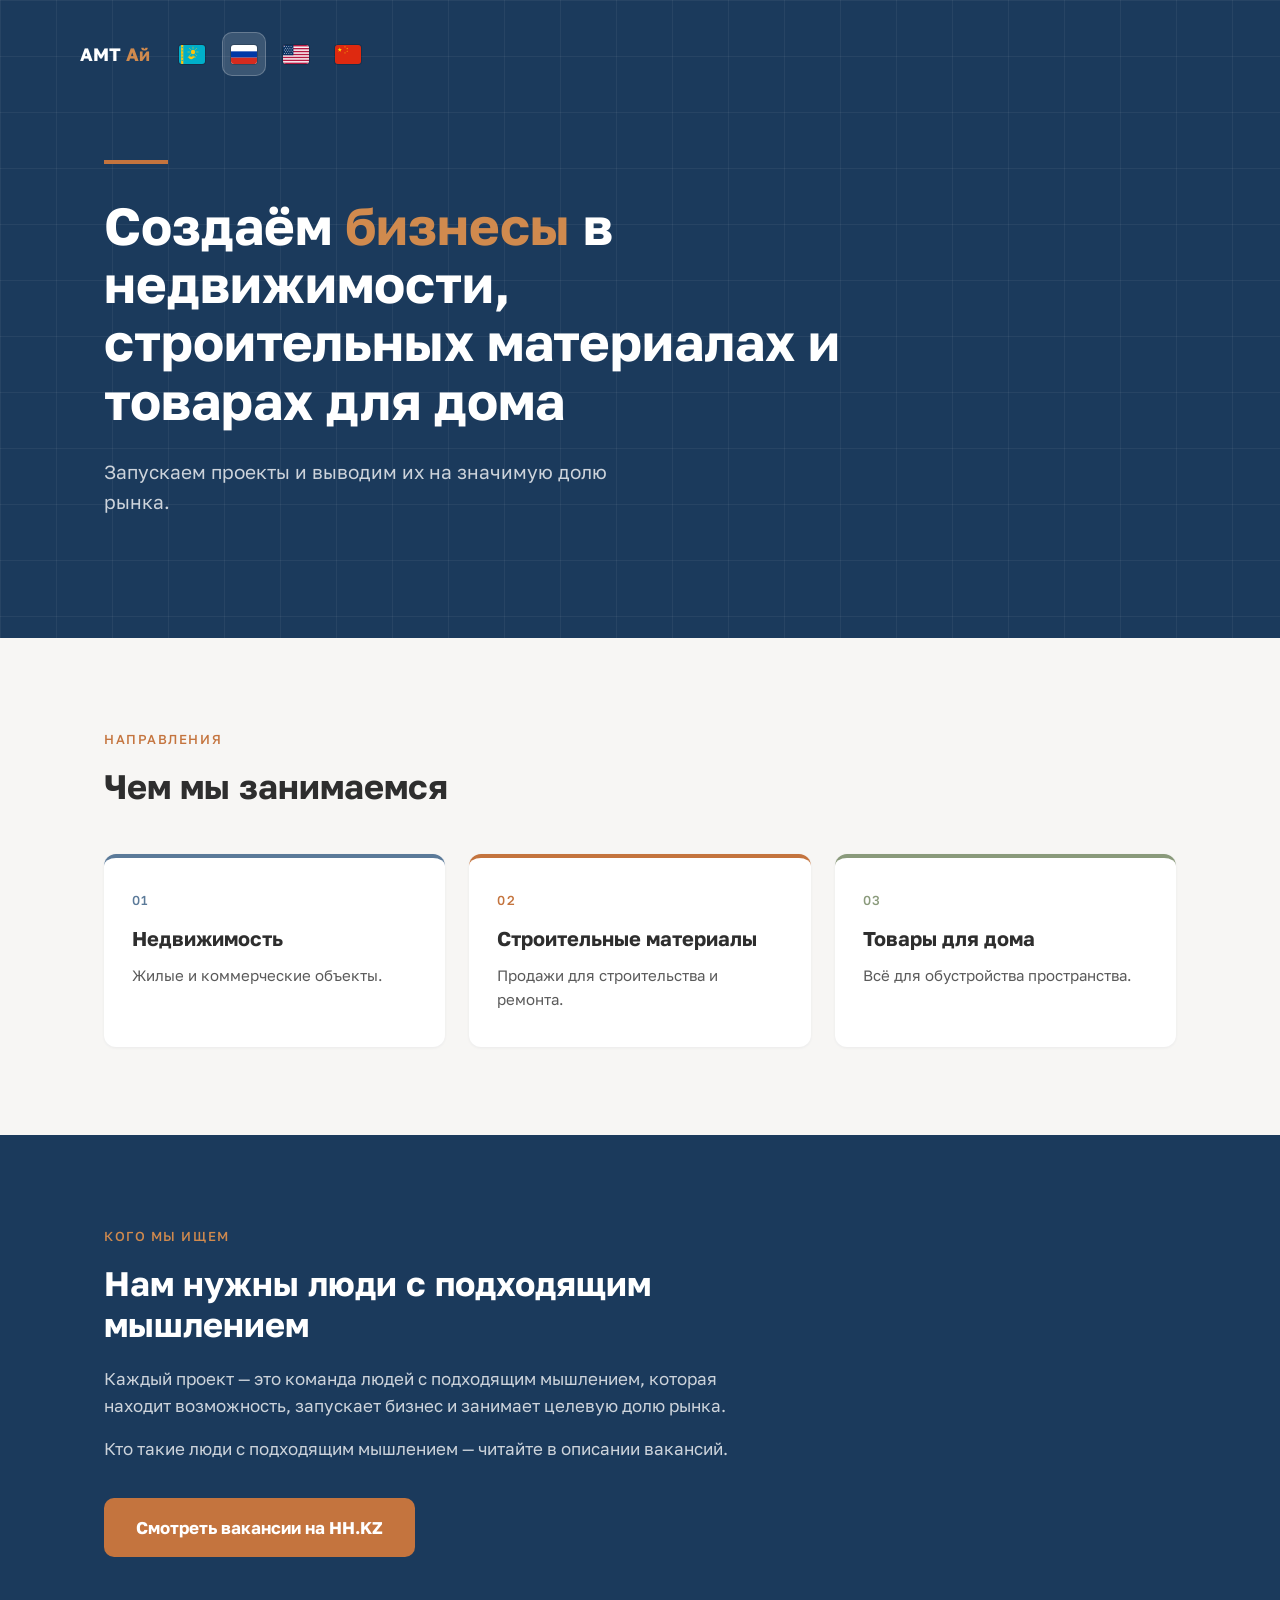
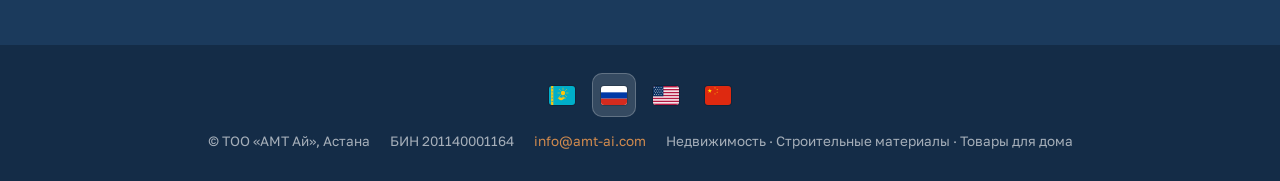
<file: index.html>
<!DOCTYPE html>
<html lang="ru">
<head>
<meta charset="UTF-8">
<meta name="viewport" content="width=device-width, initial-scale=1.0">
<title>АМТ Ай — создаём бизнесы</title>
<link rel="icon" type="image/svg+xml" href="./favicon.svg">
<meta name="description" content="АМТ Ай создаёт бизнесы в недвижимости, строительных материалах и товарах для дома. Запускаем проекты и выводим их на значимую долю рынка. Нам нужны люди с подходящим мышлением.">
<link rel="alternate" hreflang="kk" href="./kk/">
<link rel="alternate" hreflang="ru" href="./">
<link rel="alternate" hreflang="en" href="./en/">
<link rel="alternate" hreflang="zh" href="./ch/">
<link rel="alternate" hreflang="x-default" href="./">
<link rel="preconnect" href="https://fonts.googleapis.com">
<link rel="preconnect" href="https://fonts.gstatic.com" crossorigin>
<link href="https://fonts.googleapis.com/css2?family=Golos+Text:wght@400;500;700&display=swap" rel="stylesheet">
<link rel="stylesheet" href="./styles.css">
<script src="./settings.js" defer></script>
</head>
<body>

<svg width="0" height="0" style="position:absolute" aria-hidden="true" focusable="false">
  <defs>
    <symbol id="flag-kk" viewBox="0 0 26 19">
      <rect width="26" height="19" fill="#00AFCA"></rect>
      <rect x="2.1" width="2.2" height="19" fill="#FEC50C"></rect>
      <g fill="#00AFCA">
        <circle cx="3.2" cy="2.6" r="0.62"></circle>
        <circle cx="3.2" cy="5.8" r="0.62"></circle>
        <circle cx="3.2" cy="9" r="0.62"></circle>
        <circle cx="3.2" cy="12.2" r="0.62"></circle>
        <circle cx="3.2" cy="15.4" r="0.62"></circle>
      </g>
      <g stroke="#FEC50C" stroke-width="0.55" stroke-linecap="round">
        <line x1="14" y1="3.6" x2="14" y2="2"></line>
        <line x1="14" y1="10.4" x2="14" y2="12"></line>
        <line x1="10.5" y1="7" x2="8.9" y2="7"></line>
        <line x1="17.5" y1="7" x2="19.1" y2="7"></line>
        <line x1="11.5" y1="4.5" x2="10.4" y2="3.4"></line>
        <line x1="16.5" y1="4.5" x2="17.6" y2="3.4"></line>
        <line x1="11.5" y1="9.5" x2="10.4" y2="10.6"></line>
        <line x1="16.5" y1="9.5" x2="17.6" y2="10.6"></line>
      </g>
      <circle cx="14" cy="7" r="2.2" fill="#FEC50C"></circle>
      <path d="M8.3 12.2c1.5-1.2 3-1.4 4.4-.4 1.3-1 2.9-.9 4.5.4-1.3-.1-2.3.2-2.9 1-1.2 1.5-3.1 1.5-4.3 0-.5-.8-.7-1-1.7-1Z" fill="#FEC50C"></path>
    </symbol>
    <symbol id="flag-ru" viewBox="0 0 26 19">
      <rect width="26" height="19" fill="#FFFFFF"></rect>
      <rect y="6.34" width="26" height="6.33" fill="#0039A6"></rect>
      <rect y="12.67" width="26" height="6.33" fill="#D52B1E"></rect>
    </symbol>
    <symbol id="flag-us" viewBox="0 0 26 19">
      <rect width="26" height="19" fill="#FFFFFF"></rect>
      <g fill="#B31942">
        <rect width="26" height="1.47"></rect>
        <rect y="2.93" width="26" height="1.47"></rect>
        <rect y="5.86" width="26" height="1.47"></rect>
        <rect y="8.79" width="26" height="1.47"></rect>
        <rect y="11.72" width="26" height="1.47"></rect>
        <rect y="14.65" width="26" height="1.47"></rect>
        <rect y="17.58" width="26" height="1.42"></rect>
      </g>
      <rect width="10.4" height="10.27" fill="#0A3161"></rect>
      <g fill="#FFFFFF">
        <circle cx="1.45" cy="1.45" r="0.48"></circle><circle cx="3.65" cy="1.45" r="0.48"></circle><circle cx="5.85" cy="1.45" r="0.48"></circle><circle cx="8.05" cy="1.45" r="0.48"></circle>
        <circle cx="2.55" cy="3.2" r="0.48"></circle><circle cx="4.75" cy="3.2" r="0.48"></circle><circle cx="6.95" cy="3.2" r="0.48"></circle><circle cx="9.15" cy="3.2" r="0.48"></circle>
        <circle cx="1.45" cy="4.95" r="0.48"></circle><circle cx="3.65" cy="4.95" r="0.48"></circle><circle cx="5.85" cy="4.95" r="0.48"></circle><circle cx="8.05" cy="4.95" r="0.48"></circle>
        <circle cx="2.55" cy="6.7" r="0.48"></circle><circle cx="4.75" cy="6.7" r="0.48"></circle><circle cx="6.95" cy="6.7" r="0.48"></circle><circle cx="9.15" cy="6.7" r="0.48"></circle>
        <circle cx="1.45" cy="8.45" r="0.48"></circle><circle cx="3.65" cy="8.45" r="0.48"></circle><circle cx="5.85" cy="8.45" r="0.48"></circle><circle cx="8.05" cy="8.45" r="0.48"></circle>
      </g>
    </symbol>
    <symbol id="flag-cn" viewBox="0 0 26 19">
      <rect width="26" height="19" fill="#DE2910"></rect>
      <g fill="#FFDE00">
        <polygon points="4.80,2.50 5.32,4.09 6.99,4.09 5.64,5.07 6.15,6.66 4.80,5.68 3.45,6.66 3.96,5.07 2.61,4.09 4.28,4.09"></polygon>
        <polygon points="10.00,1.10 10.18,1.65 10.76,1.65 10.29,1.99 10.47,2.55 10.00,2.21 9.53,2.55 9.71,1.99 9.24,1.65 9.82,1.65"></polygon>
        <polygon points="12.20,2.80 12.38,3.35 12.96,3.35 12.49,3.69 12.67,4.25 12.20,3.91 11.73,4.25 11.91,3.69 11.44,3.35 12.02,3.35"></polygon>
        <polygon points="12.20,5.40 12.38,5.95 12.96,5.95 12.49,6.29 12.67,6.85 12.20,6.51 11.73,6.85 11.91,6.29 11.44,5.95 12.02,5.95"></polygon>
        <polygon points="10.00,7.10 10.18,7.65 10.76,7.65 10.29,7.99 10.47,8.55 10.00,8.21 9.53,8.55 9.71,7.99 9.24,7.65 9.82,7.65"></polygon>
      </g>
    </symbol>
  </defs>
</svg>

<header class="site-topline">
  <div class="topline-inner">
    <div class="brand">АМТ <span>Ай</span></div>
    <nav class="language-switcher" aria-label="Выбор языка">
      <a class="language-link" href="./kk/" hreflang="kk" aria-label="Казахская версия">
        <svg class="flag-icon" aria-hidden="true" focusable="false"><use href="#flag-kk"></use></svg>
      </a>
      <a class="language-link is-active" href="./index.html" hreflang="ru" aria-current="page" aria-label="Русская версия">
        <svg class="flag-icon" aria-hidden="true" focusable="false"><use href="#flag-ru"></use></svg>
      </a>
      <a class="language-link" href="./en/" hreflang="en" aria-label="Английская версия (США)">
        <svg class="flag-icon" aria-hidden="true" focusable="false"><use href="#flag-us"></use></svg>
      </a>
      <a class="language-link" href="./ch/" hreflang="zh" aria-label="Китайская версия">
        <svg class="flag-icon" aria-hidden="true" focusable="false"><use href="#flag-cn"></use></svg>
      </a>
    </nav>
  </div>
</header>

<!-- Раздел 1 -->
<section class="hero">
  <div class="hero-inner">
    <div class="hero-rule"></div>
    <h1>Создаём <em>бизнесы</em> в недвижимости, строительных материалах и товарах для дома</h1>
    <p>Запускаем проекты и выводим их на значимую долю рынка.</p>
  </div>
</section>

<!-- Раздел 2 -->
<section class="directions">
  <div class="container">
    <span class="section-label">Направления</span>
    <h2>Чем мы занимаемся</h2>
    <div class="cards">
      <div class="card c1">
        <div class="card-mark">01</div>
        <h3>Недвижимость</h3>
        <p>Жилые и коммерческие объекты.</p>
      </div>
      <div class="card c2">
        <div class="card-mark">02</div>
        <h3>Строительные материалы</h3>
        <p>Продажи для строительства и ремонта.</p>
      </div>
      <div class="card c3">
        <div class="card-mark">03</div>
        <h3>Товары для дома</h3>
        <p>Всё для обустройства пространства.</p>
      </div>
    </div>
  </div>
</section>

<!-- Раздел 3 -->
<section class="hiring">
  <div class="container">
    <span class="section-label">Кого мы ищем</span>
    <h2>Нам нужны люди с подходящим мышлением</h2>
    <p>Каждый проект — это команда людей с подходящим мышлением, которая находит возможность, запускает бизнес и занимает целевую долю рынка.</p>
    <p>Кто такие люди с подходящим мышлением — читайте в описании вакансий.</p>
    <a class="cta-button" href="https://hh.kz/employer/12506091?hhtmFrom=vacancy_search_list&amp;tab=VACANCIES" target="_blank" rel="noopener">Смотреть вакансии на HH.KZ</a>
  </div>
</section>

<footer>
  <div class="container">
    <nav class="language-switcher" aria-label="Выбор языка">
      <a class="language-link" href="./kk/" hreflang="kk" aria-label="Казахская версия">
        <svg class="flag-icon" aria-hidden="true" focusable="false"><use href="#flag-kk"></use></svg>
      </a>
      <a class="language-link is-active" href="./index.html" hreflang="ru" aria-current="page" aria-label="Русская версия">
        <svg class="flag-icon" aria-hidden="true" focusable="false"><use href="#flag-ru"></use></svg>
      </a>
      <a class="language-link" href="./en/" hreflang="en" aria-label="Английская версия (США)">
        <svg class="flag-icon" aria-hidden="true" focusable="false"><use href="#flag-us"></use></svg>
      </a>
      <a class="language-link" href="./ch/" hreflang="zh" aria-label="Китайская версия">
        <svg class="flag-icon" aria-hidden="true" focusable="false"><use href="#flag-cn"></use></svg>
      </a>
    </nav>
    <div class="footer-meta">
      <span>© ТОО «АМТ Ай», Астана</span>
      <span>БИН 201140001164</span>
      <a href="mailto:info@amt-ai.com">info@amt-ai.com</a>
      <span>Недвижимость · Строительные материалы · Товары для дома</span>
    </div>
  </div>
</footer>

</body>
</html>
</file>
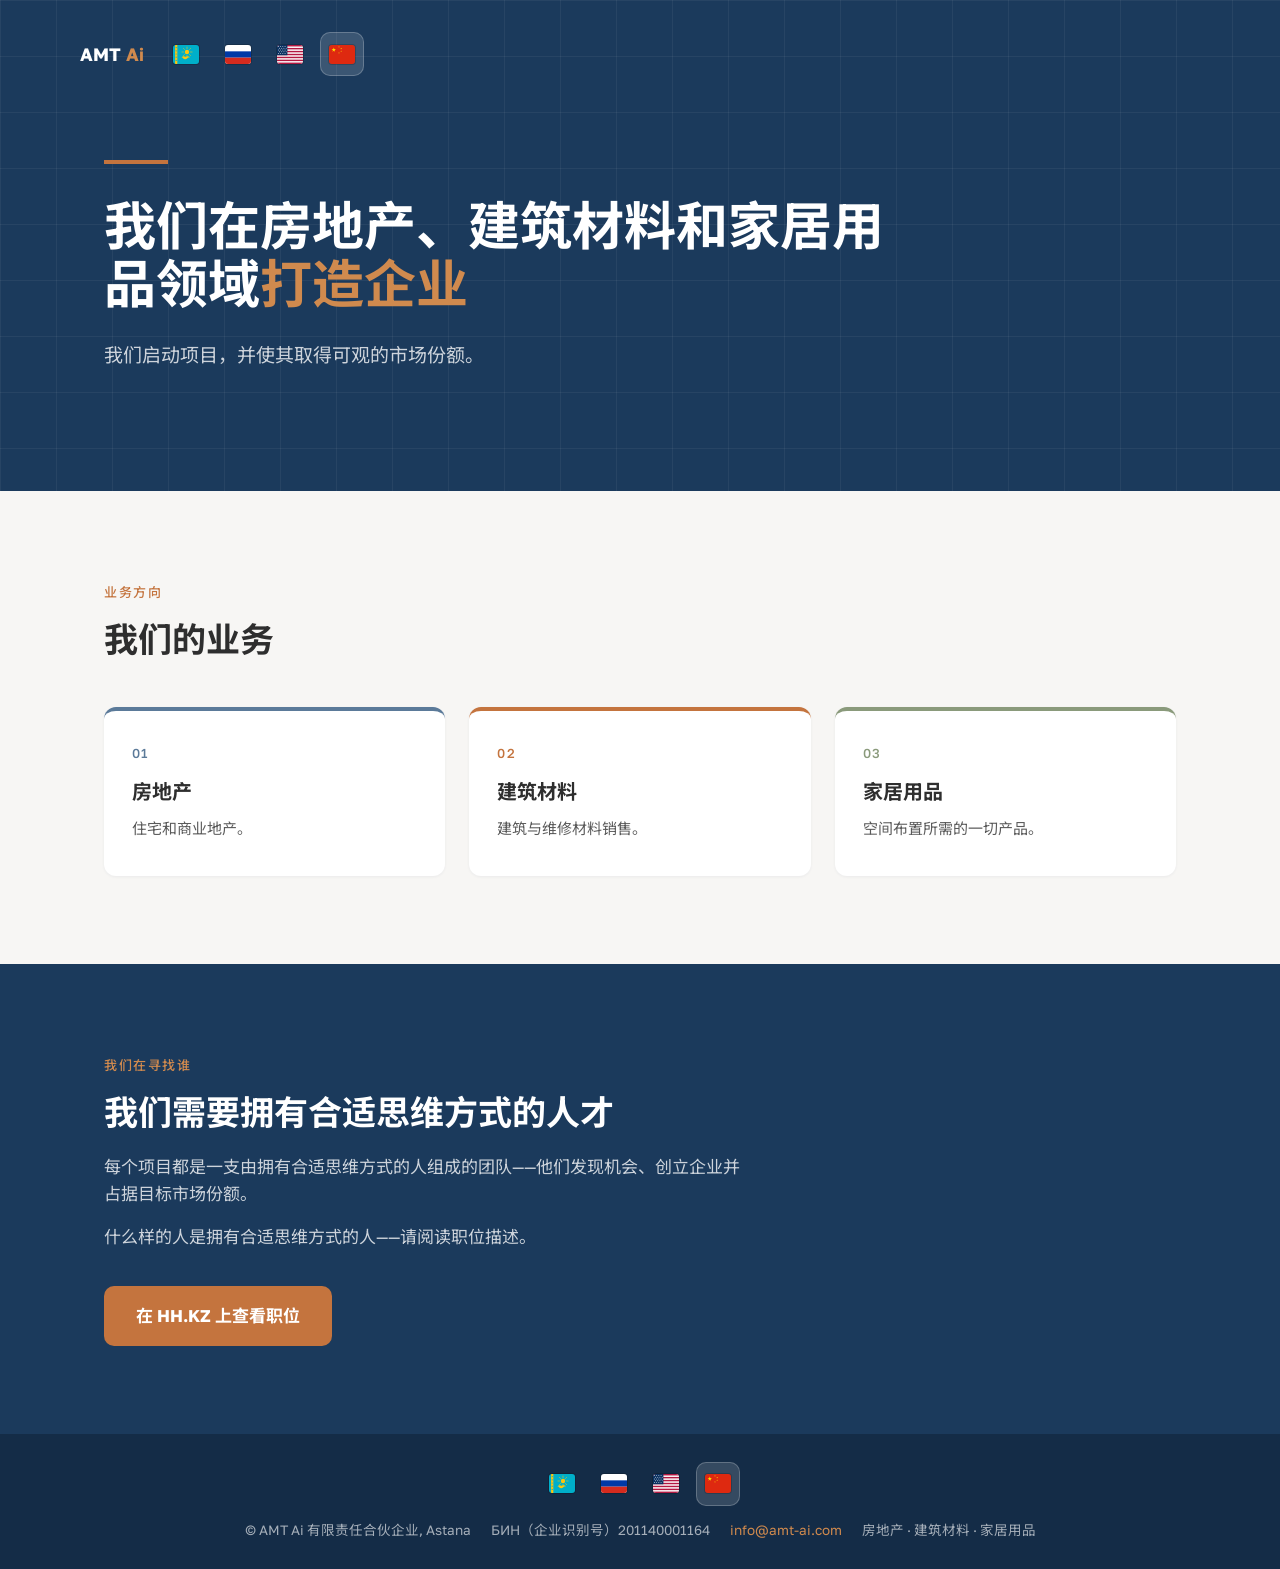
<file: ch/index.html>
<!DOCTYPE html>
<html lang="zh-CN">
<head>
<meta charset="UTF-8">
<meta name="viewport" content="width=device-width, initial-scale=1.0">
<title>AMT Ai — 打造企业</title>
<link rel="icon" type="image/svg+xml" href="../favicon.svg">
<meta name="description" content="AMT Ai 在房地产、建筑材料和家居用品领域打造企业。我们启动项目，并使其取得可观的市场份额。我们需要拥有合适思维方式的人才。">
<link rel="alternate" hreflang="kk" href="../kk/">
<link rel="alternate" hreflang="ru" href="../">
<link rel="alternate" hreflang="en" href="../en/">
<link rel="alternate" hreflang="zh" href="./">
<link rel="alternate" hreflang="x-default" href="../">
<link rel="preconnect" href="https://fonts.googleapis.com">
<link rel="preconnect" href="https://fonts.gstatic.com" crossorigin>
<link href="https://fonts.googleapis.com/css2?family=Golos+Text:wght@400;500;700&family=Noto+Sans+SC:wght@400;500;700&display=swap" rel="stylesheet">
<link rel="stylesheet" href="../styles.css">
<script src="../settings.js" defer></script>
</head>
<body>

<svg width="0" height="0" style="position:absolute" aria-hidden="true" focusable="false">
  <defs>
    <symbol id="flag-kk" viewBox="0 0 26 19">
      <rect width="26" height="19" fill="#00AFCA"></rect>
      <rect x="2.1" width="2.2" height="19" fill="#FEC50C"></rect>
      <g fill="#00AFCA">
        <circle cx="3.2" cy="2.6" r="0.62"></circle>
        <circle cx="3.2" cy="5.8" r="0.62"></circle>
        <circle cx="3.2" cy="9" r="0.62"></circle>
        <circle cx="3.2" cy="12.2" r="0.62"></circle>
        <circle cx="3.2" cy="15.4" r="0.62"></circle>
      </g>
      <g stroke="#FEC50C" stroke-width="0.55" stroke-linecap="round">
        <line x1="14" y1="3.6" x2="14" y2="2"></line>
        <line x1="14" y1="10.4" x2="14" y2="12"></line>
        <line x1="10.5" y1="7" x2="8.9" y2="7"></line>
        <line x1="17.5" y1="7" x2="19.1" y2="7"></line>
        <line x1="11.5" y1="4.5" x2="10.4" y2="3.4"></line>
        <line x1="16.5" y1="4.5" x2="17.6" y2="3.4"></line>
        <line x1="11.5" y1="9.5" x2="10.4" y2="10.6"></line>
        <line x1="16.5" y1="9.5" x2="17.6" y2="10.6"></line>
      </g>
      <circle cx="14" cy="7" r="2.2" fill="#FEC50C"></circle>
      <path d="M8.3 12.2c1.5-1.2 3-1.4 4.4-.4 1.3-1 2.9-.9 4.5.4-1.3-.1-2.3.2-2.9 1-1.2 1.5-3.1 1.5-4.3 0-.5-.8-.7-1-1.7-1Z" fill="#FEC50C"></path>
    </symbol>
    <symbol id="flag-ru" viewBox="0 0 26 19">
      <rect width="26" height="19" fill="#FFFFFF"></rect>
      <rect y="6.34" width="26" height="6.33" fill="#0039A6"></rect>
      <rect y="12.67" width="26" height="6.33" fill="#D52B1E"></rect>
    </symbol>
    <symbol id="flag-us" viewBox="0 0 26 19">
      <rect width="26" height="19" fill="#FFFFFF"></rect>
      <g fill="#B31942">
        <rect width="26" height="1.47"></rect>
        <rect y="2.93" width="26" height="1.47"></rect>
        <rect y="5.86" width="26" height="1.47"></rect>
        <rect y="8.79" width="26" height="1.47"></rect>
        <rect y="11.72" width="26" height="1.47"></rect>
        <rect y="14.65" width="26" height="1.47"></rect>
        <rect y="17.58" width="26" height="1.42"></rect>
      </g>
      <rect width="10.4" height="10.27" fill="#0A3161"></rect>
      <g fill="#FFFFFF">
        <circle cx="1.45" cy="1.45" r="0.48"></circle><circle cx="3.65" cy="1.45" r="0.48"></circle><circle cx="5.85" cy="1.45" r="0.48"></circle><circle cx="8.05" cy="1.45" r="0.48"></circle>
        <circle cx="2.55" cy="3.2" r="0.48"></circle><circle cx="4.75" cy="3.2" r="0.48"></circle><circle cx="6.95" cy="3.2" r="0.48"></circle><circle cx="9.15" cy="3.2" r="0.48"></circle>
        <circle cx="1.45" cy="4.95" r="0.48"></circle><circle cx="3.65" cy="4.95" r="0.48"></circle><circle cx="5.85" cy="4.95" r="0.48"></circle><circle cx="8.05" cy="4.95" r="0.48"></circle>
        <circle cx="2.55" cy="6.7" r="0.48"></circle><circle cx="4.75" cy="6.7" r="0.48"></circle><circle cx="6.95" cy="6.7" r="0.48"></circle><circle cx="9.15" cy="6.7" r="0.48"></circle>
        <circle cx="1.45" cy="8.45" r="0.48"></circle><circle cx="3.65" cy="8.45" r="0.48"></circle><circle cx="5.85" cy="8.45" r="0.48"></circle><circle cx="8.05" cy="8.45" r="0.48"></circle>
      </g>
    </symbol>
    <symbol id="flag-cn" viewBox="0 0 26 19">
      <rect width="26" height="19" fill="#DE2910"></rect>
      <g fill="#FFDE00">
        <polygon points="4.80,2.50 5.32,4.09 6.99,4.09 5.64,5.07 6.15,6.66 4.80,5.68 3.45,6.66 3.96,5.07 2.61,4.09 4.28,4.09"></polygon>
        <polygon points="10.00,1.10 10.18,1.65 10.76,1.65 10.29,1.99 10.47,2.55 10.00,2.21 9.53,2.55 9.71,1.99 9.24,1.65 9.82,1.65"></polygon>
        <polygon points="12.20,2.80 12.38,3.35 12.96,3.35 12.49,3.69 12.67,4.25 12.20,3.91 11.73,4.25 11.91,3.69 11.44,3.35 12.02,3.35"></polygon>
        <polygon points="12.20,5.40 12.38,5.95 12.96,5.95 12.49,6.29 12.67,6.85 12.20,6.51 11.73,6.85 11.91,6.29 11.44,5.95 12.02,5.95"></polygon>
        <polygon points="10.00,7.10 10.18,7.65 10.76,7.65 10.29,7.99 10.47,8.55 10.00,8.21 9.53,8.55 9.71,7.99 9.24,7.65 9.82,7.65"></polygon>
      </g>
    </symbol>
  </defs>
</svg>

<header class="site-topline">
  <div class="topline-inner">
    <div class="brand">AMT <span>Ai</span></div>
    <nav class="language-switcher" aria-label="语言选择">
      <a class="language-link" href="../kk/" hreflang="kk" aria-label="哈萨克语版本">
        <svg class="flag-icon" aria-hidden="true" focusable="false"><use href="#flag-kk"></use></svg>
      </a>
      <a class="language-link" href="../index.html" hreflang="ru" aria-label="俄语版本">
        <svg class="flag-icon" aria-hidden="true" focusable="false"><use href="#flag-ru"></use></svg>
      </a>
      <a class="language-link" href="../en/" hreflang="en" aria-label="英语版本（美国）">
        <svg class="flag-icon" aria-hidden="true" focusable="false"><use href="#flag-us"></use></svg>
      </a>
      <a class="language-link is-active" href="./index.html" hreflang="zh" aria-current="page" aria-label="中文版本">
        <svg class="flag-icon" aria-hidden="true" focusable="false"><use href="#flag-cn"></use></svg>
      </a>
    </nav>
  </div>
</header>

<!-- 第一部分 -->
<section class="hero">
  <div class="hero-inner">
    <div class="hero-rule"></div>
    <h1>我们在房地产、建筑材料和家居用品领域<em>打造企业</em></h1>
    <p>我们启动项目，并使其取得可观的市场份额。</p>
  </div>
</section>

<!-- 第二部分 -->
<section class="directions">
  <div class="container">
    <span class="section-label">业务方向</span>
    <h2>我们的业务</h2>
    <div class="cards">
      <div class="card c1">
        <div class="card-mark">01</div>
        <h3>房地产</h3>
        <p>住宅和商业地产。</p>
      </div>
      <div class="card c2">
        <div class="card-mark">02</div>
        <h3>建筑材料</h3>
        <p>建筑与维修材料销售。</p>
      </div>
      <div class="card c3">
        <div class="card-mark">03</div>
        <h3>家居用品</h3>
        <p>空间布置所需的一切产品。</p>
      </div>
    </div>
  </div>
</section>

<!-- 第三部分 -->
<section class="hiring">
  <div class="container">
    <span class="section-label">我们在寻找谁</span>
    <h2>我们需要拥有合适思维方式的人才</h2>
    <p>每个项目都是一支由拥有合适思维方式的人组成的团队——他们发现机会、创立企业并占据目标市场份额。</p>
    <p>什么样的人是拥有合适思维方式的人——请阅读职位描述。</p>
    <a class="cta-button" href="https://hh.kz/employer/12506091?hhtmFrom=vacancy_search_list&amp;tab=VACANCIES" target="_blank" rel="noopener">在 HH.KZ 上查看职位</a>
  </div>
</section>

<footer>
  <div class="container">
    <nav class="language-switcher" aria-label="语言选择">
      <a class="language-link" href="../kk/" hreflang="kk" aria-label="哈萨克语版本">
        <svg class="flag-icon" aria-hidden="true" focusable="false"><use href="#flag-kk"></use></svg>
      </a>
      <a class="language-link" href="../index.html" hreflang="ru" aria-label="俄语版本">
        <svg class="flag-icon" aria-hidden="true" focusable="false"><use href="#flag-ru"></use></svg>
      </a>
      <a class="language-link" href="../en/" hreflang="en" aria-label="英语版本（美国）">
        <svg class="flag-icon" aria-hidden="true" focusable="false"><use href="#flag-us"></use></svg>
      </a>
      <a class="language-link is-active" href="./index.html" hreflang="zh" aria-current="page" aria-label="中文版本">
        <svg class="flag-icon" aria-hidden="true" focusable="false"><use href="#flag-cn"></use></svg>
      </a>
    </nav>
    <div class="footer-meta">
      <span>© AMT Ai 有限责任合伙企业, Astana</span>
      <span>БИН（企业识别号）201140001164</span>
      <a href="mailto:info@amt-ai.com">info@amt-ai.com</a>
      <span>房地产 · 建筑材料 · 家居用品</span>
    </div>
  </div>
</footer>

</body>
</html>
</file>
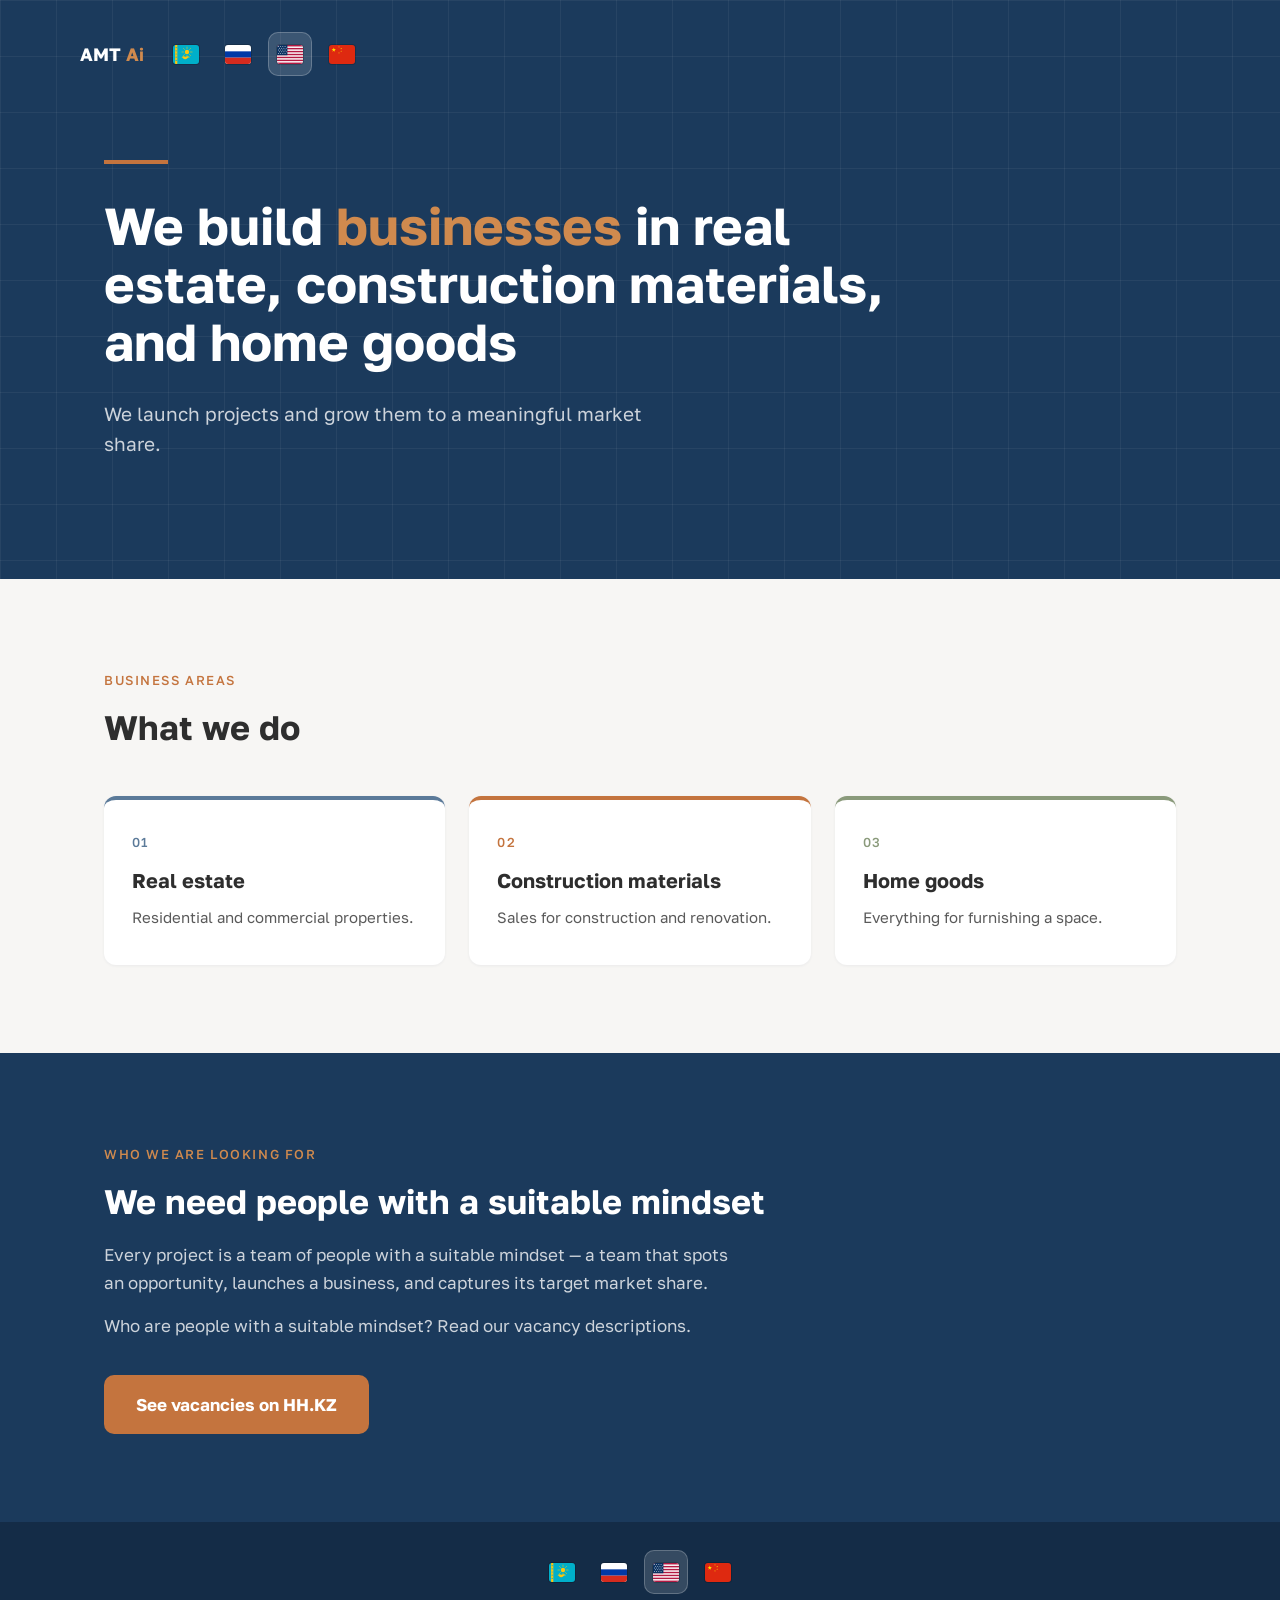
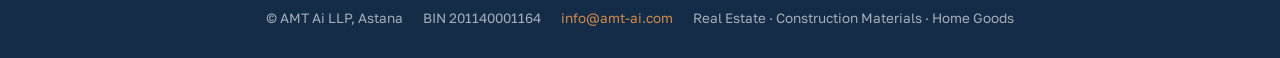
<file: en/index.html>
<!DOCTYPE html>
<html lang="en">
<head>
<meta charset="UTF-8">
<meta name="viewport" content="width=device-width, initial-scale=1.0">
<title>AMT Ai — building businesses</title>
<link rel="icon" type="image/svg+xml" href="../favicon.svg">
<meta name="description" content="AMT Ai builds businesses in real estate, construction materials, and home goods. We launch projects and grow them to a meaningful market share. We are looking for people with a suitable mindset.">
<link rel="alternate" hreflang="kk" href="../kk/">
<link rel="alternate" hreflang="ru" href="../">
<link rel="alternate" hreflang="en" href="./">
<link rel="alternate" hreflang="zh" href="../ch/">
<link rel="alternate" hreflang="x-default" href="../">
<link rel="preconnect" href="https://fonts.googleapis.com">
<link rel="preconnect" href="https://fonts.gstatic.com" crossorigin>
<link href="https://fonts.googleapis.com/css2?family=Golos+Text:wght@400;500;700&display=swap" rel="stylesheet">
<link rel="stylesheet" href="../styles.css">
<script src="../settings.js" defer></script>
</head>
<body>

<svg width="0" height="0" style="position:absolute" aria-hidden="true" focusable="false">
  <defs>
    <symbol id="flag-kk" viewBox="0 0 26 19">
      <rect width="26" height="19" fill="#00AFCA"></rect>
      <rect x="2.1" width="2.2" height="19" fill="#FEC50C"></rect>
      <g fill="#00AFCA">
        <circle cx="3.2" cy="2.6" r="0.62"></circle>
        <circle cx="3.2" cy="5.8" r="0.62"></circle>
        <circle cx="3.2" cy="9" r="0.62"></circle>
        <circle cx="3.2" cy="12.2" r="0.62"></circle>
        <circle cx="3.2" cy="15.4" r="0.62"></circle>
      </g>
      <g stroke="#FEC50C" stroke-width="0.55" stroke-linecap="round">
        <line x1="14" y1="3.6" x2="14" y2="2"></line>
        <line x1="14" y1="10.4" x2="14" y2="12"></line>
        <line x1="10.5" y1="7" x2="8.9" y2="7"></line>
        <line x1="17.5" y1="7" x2="19.1" y2="7"></line>
        <line x1="11.5" y1="4.5" x2="10.4" y2="3.4"></line>
        <line x1="16.5" y1="4.5" x2="17.6" y2="3.4"></line>
        <line x1="11.5" y1="9.5" x2="10.4" y2="10.6"></line>
        <line x1="16.5" y1="9.5" x2="17.6" y2="10.6"></line>
      </g>
      <circle cx="14" cy="7" r="2.2" fill="#FEC50C"></circle>
      <path d="M8.3 12.2c1.5-1.2 3-1.4 4.4-.4 1.3-1 2.9-.9 4.5.4-1.3-.1-2.3.2-2.9 1-1.2 1.5-3.1 1.5-4.3 0-.5-.8-.7-1-1.7-1Z" fill="#FEC50C"></path>
    </symbol>
    <symbol id="flag-ru" viewBox="0 0 26 19">
      <rect width="26" height="19" fill="#FFFFFF"></rect>
      <rect y="6.34" width="26" height="6.33" fill="#0039A6"></rect>
      <rect y="12.67" width="26" height="6.33" fill="#D52B1E"></rect>
    </symbol>
    <symbol id="flag-us" viewBox="0 0 26 19">
      <rect width="26" height="19" fill="#FFFFFF"></rect>
      <g fill="#B31942">
        <rect width="26" height="1.47"></rect>
        <rect y="2.93" width="26" height="1.47"></rect>
        <rect y="5.86" width="26" height="1.47"></rect>
        <rect y="8.79" width="26" height="1.47"></rect>
        <rect y="11.72" width="26" height="1.47"></rect>
        <rect y="14.65" width="26" height="1.47"></rect>
        <rect y="17.58" width="26" height="1.42"></rect>
      </g>
      <rect width="10.4" height="10.27" fill="#0A3161"></rect>
      <g fill="#FFFFFF">
        <circle cx="1.45" cy="1.45" r="0.48"></circle><circle cx="3.65" cy="1.45" r="0.48"></circle><circle cx="5.85" cy="1.45" r="0.48"></circle><circle cx="8.05" cy="1.45" r="0.48"></circle>
        <circle cx="2.55" cy="3.2" r="0.48"></circle><circle cx="4.75" cy="3.2" r="0.48"></circle><circle cx="6.95" cy="3.2" r="0.48"></circle><circle cx="9.15" cy="3.2" r="0.48"></circle>
        <circle cx="1.45" cy="4.95" r="0.48"></circle><circle cx="3.65" cy="4.95" r="0.48"></circle><circle cx="5.85" cy="4.95" r="0.48"></circle><circle cx="8.05" cy="4.95" r="0.48"></circle>
        <circle cx="2.55" cy="6.7" r="0.48"></circle><circle cx="4.75" cy="6.7" r="0.48"></circle><circle cx="6.95" cy="6.7" r="0.48"></circle><circle cx="9.15" cy="6.7" r="0.48"></circle>
        <circle cx="1.45" cy="8.45" r="0.48"></circle><circle cx="3.65" cy="8.45" r="0.48"></circle><circle cx="5.85" cy="8.45" r="0.48"></circle><circle cx="8.05" cy="8.45" r="0.48"></circle>
      </g>
    </symbol>
    <symbol id="flag-cn" viewBox="0 0 26 19">
      <rect width="26" height="19" fill="#DE2910"></rect>
      <g fill="#FFDE00">
        <polygon points="4.80,2.50 5.32,4.09 6.99,4.09 5.64,5.07 6.15,6.66 4.80,5.68 3.45,6.66 3.96,5.07 2.61,4.09 4.28,4.09"></polygon>
        <polygon points="10.00,1.10 10.18,1.65 10.76,1.65 10.29,1.99 10.47,2.55 10.00,2.21 9.53,2.55 9.71,1.99 9.24,1.65 9.82,1.65"></polygon>
        <polygon points="12.20,2.80 12.38,3.35 12.96,3.35 12.49,3.69 12.67,4.25 12.20,3.91 11.73,4.25 11.91,3.69 11.44,3.35 12.02,3.35"></polygon>
        <polygon points="12.20,5.40 12.38,5.95 12.96,5.95 12.49,6.29 12.67,6.85 12.20,6.51 11.73,6.85 11.91,6.29 11.44,5.95 12.02,5.95"></polygon>
        <polygon points="10.00,7.10 10.18,7.65 10.76,7.65 10.29,7.99 10.47,8.55 10.00,8.21 9.53,8.55 9.71,7.99 9.24,7.65 9.82,7.65"></polygon>
      </g>
    </symbol>
  </defs>
</svg>

<header class="site-topline">
  <div class="topline-inner">
    <div class="brand">AMT <span>Ai</span></div>
    <nav class="language-switcher" aria-label="Language selection">
      <a class="language-link" href="../kk/" hreflang="kk" aria-label="Kazakh version">
        <svg class="flag-icon" aria-hidden="true" focusable="false"><use href="#flag-kk"></use></svg>
      </a>
      <a class="language-link" href="../index.html" hreflang="ru" aria-label="Russian version">
        <svg class="flag-icon" aria-hidden="true" focusable="false"><use href="#flag-ru"></use></svg>
      </a>
      <a class="language-link is-active" href="./index.html" hreflang="en" aria-current="page" aria-label="English (US) version">
        <svg class="flag-icon" aria-hidden="true" focusable="false"><use href="#flag-us"></use></svg>
      </a>
      <a class="language-link" href="../ch/" hreflang="zh" aria-label="Chinese version">
        <svg class="flag-icon" aria-hidden="true" focusable="false"><use href="#flag-cn"></use></svg>
      </a>
    </nav>
  </div>
</header>

<!-- Section 1 -->
<section class="hero">
  <div class="hero-inner">
    <div class="hero-rule"></div>
    <h1>We build <em>businesses</em> in real estate, construction materials, and home goods</h1>
    <p>We launch projects and grow them to a meaningful market share.</p>
  </div>
</section>

<!-- Section 2 -->
<section class="directions">
  <div class="container">
    <span class="section-label">Business areas</span>
    <h2>What we do</h2>
    <div class="cards">
      <div class="card c1">
        <div class="card-mark">01</div>
        <h3>Real estate</h3>
        <p>Residential and commercial properties.</p>
      </div>
      <div class="card c2">
        <div class="card-mark">02</div>
        <h3>Construction materials</h3>
        <p>Sales for construction and renovation.</p>
      </div>
      <div class="card c3">
        <div class="card-mark">03</div>
        <h3>Home goods</h3>
        <p>Everything for furnishing a space.</p>
      </div>
    </div>
  </div>
</section>

<!-- Section 3 -->
<section class="hiring">
  <div class="container">
    <span class="section-label">Who we are looking for</span>
    <h2>We need people with a suitable mindset</h2>
    <p>Every project is a team of people with a suitable mindset — a team that spots an opportunity, launches a business, and captures its target market share.</p>
    <p>Who are people with a suitable mindset? Read our vacancy descriptions.</p>
    <a class="cta-button" href="https://hh.kz/employer/12506091?hhtmFrom=vacancy_search_list&amp;tab=VACANCIES" target="_blank" rel="noopener">See vacancies on HH.KZ</a>
  </div>
</section>

<footer>
  <div class="container">
    <nav class="language-switcher" aria-label="Language selection">
      <a class="language-link" href="../kk/" hreflang="kk" aria-label="Kazakh version">
        <svg class="flag-icon" aria-hidden="true" focusable="false"><use href="#flag-kk"></use></svg>
      </a>
      <a class="language-link" href="../index.html" hreflang="ru" aria-label="Russian version">
        <svg class="flag-icon" aria-hidden="true" focusable="false"><use href="#flag-ru"></use></svg>
      </a>
      <a class="language-link is-active" href="./index.html" hreflang="en" aria-current="page" aria-label="English (US) version">
        <svg class="flag-icon" aria-hidden="true" focusable="false"><use href="#flag-us"></use></svg>
      </a>
      <a class="language-link" href="../ch/" hreflang="zh" aria-label="Chinese version">
        <svg class="flag-icon" aria-hidden="true" focusable="false"><use href="#flag-cn"></use></svg>
      </a>
    </nav>
    <div class="footer-meta">
      <span>© AMT Ai LLP, Astana</span>
      <span>BIN 201140001164</span>
      <a href="mailto:info@amt-ai.com">info@amt-ai.com</a>
      <span>Real Estate · Construction Materials · Home Goods</span>
    </div>
  </div>
</footer>

</body>
</html>
</file>
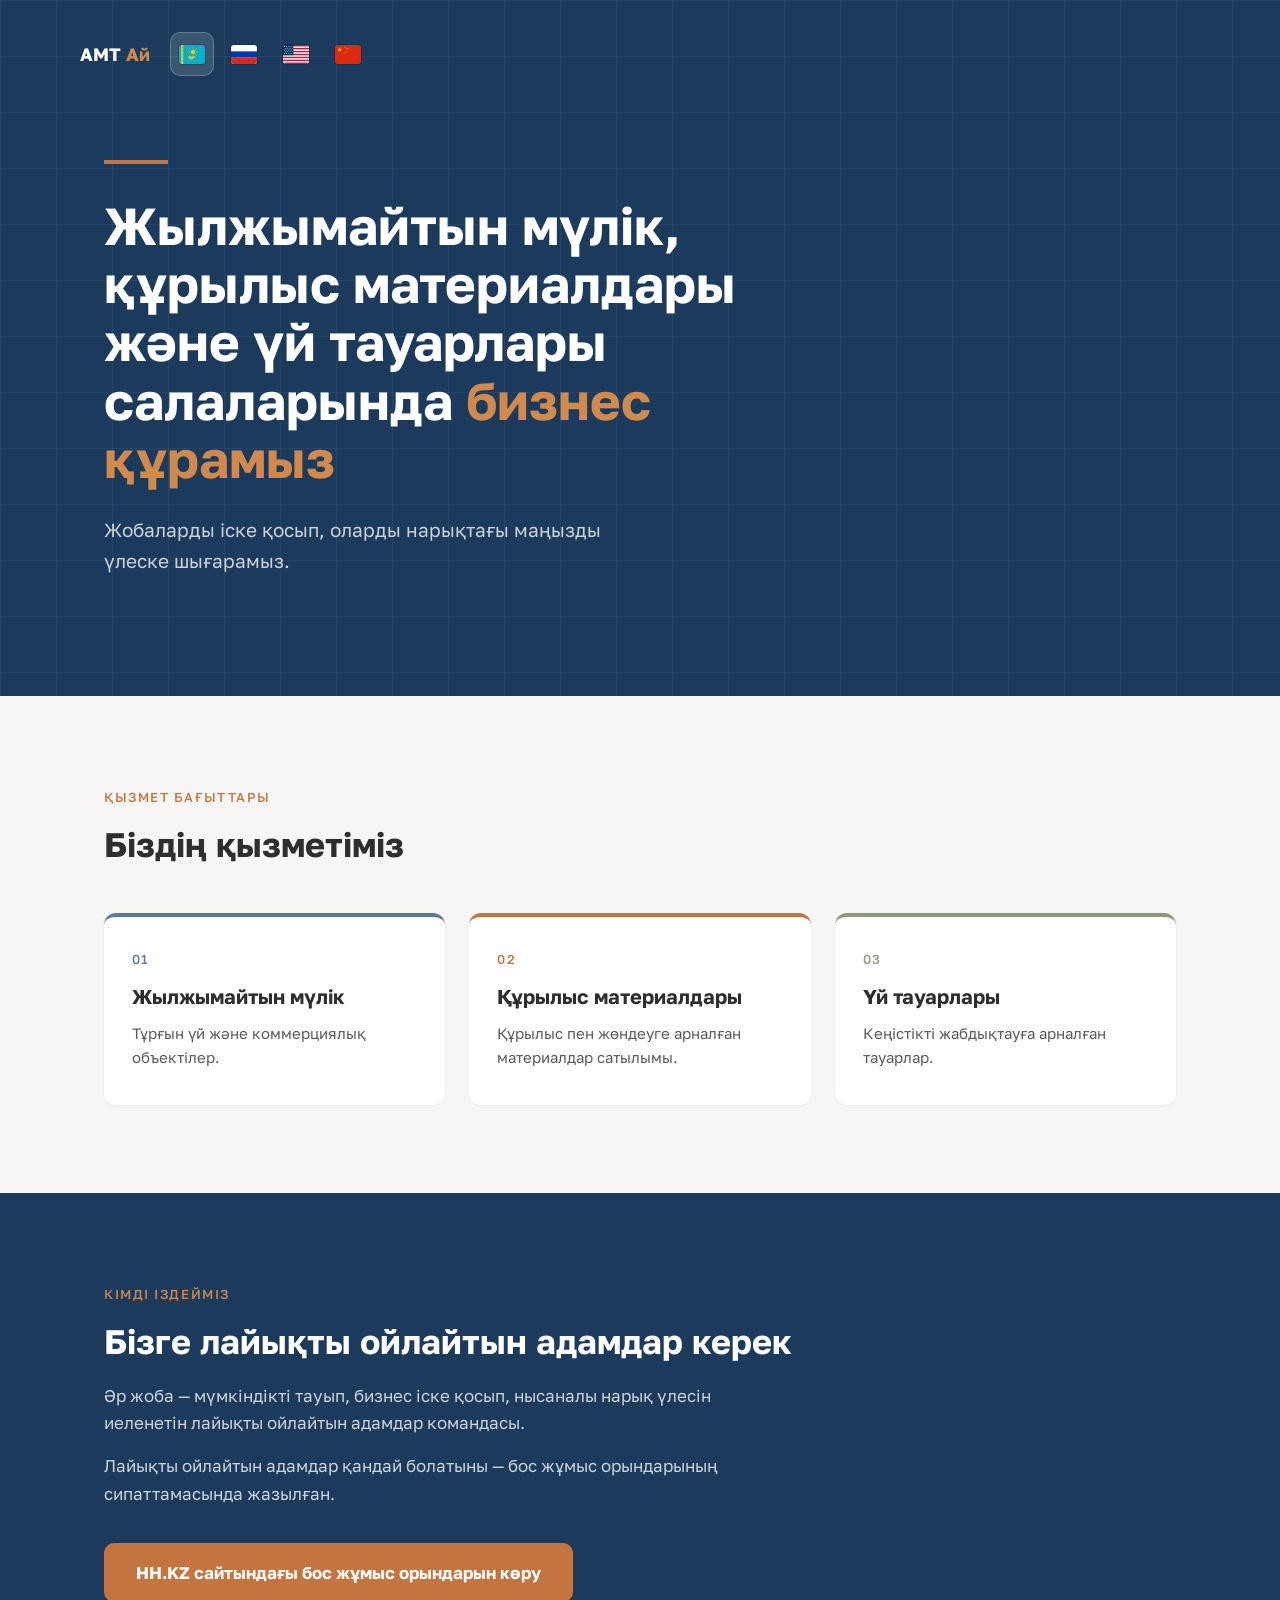
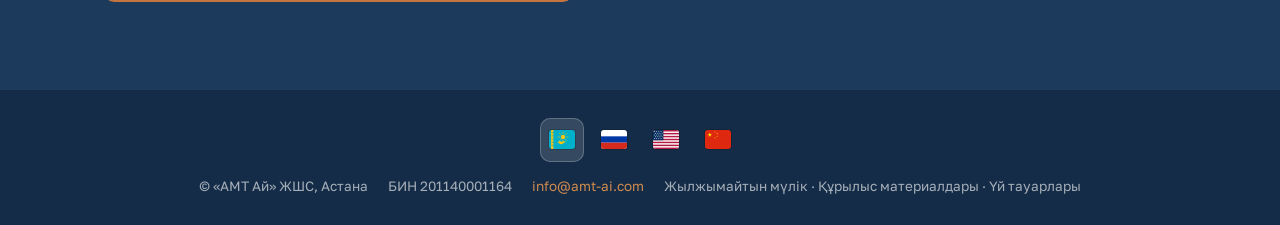
<file: kk/index.html>
<!DOCTYPE html>
<html lang="kk">
<head>
<meta charset="UTF-8">
<meta name="viewport" content="width=device-width, initial-scale=1.0">
<title>АМТ Ай — бизнес құрамыз</title>
<link rel="icon" type="image/svg+xml" href="../favicon.svg">
<meta name="description" content="АМТ Ай жылжымайтын мүлік, құрылыс материалдары және үй тауарлары салаларында бизнес құрады. Жобаларды іске қосып, оларды нарықтағы маңызды үлеске шығарамыз. Бізге лайықты ойлайтын адамдар керек.">
<link rel="alternate" hreflang="kk" href="./">
<link rel="alternate" hreflang="ru" href="../">
<link rel="alternate" hreflang="en" href="../en/">
<link rel="alternate" hreflang="zh" href="../ch/">
<link rel="alternate" hreflang="x-default" href="../">
<link rel="preconnect" href="https://fonts.googleapis.com">
<link rel="preconnect" href="https://fonts.gstatic.com" crossorigin>
<link href="https://fonts.googleapis.com/css2?family=Golos+Text:wght@400;500;700&display=swap" rel="stylesheet">
<link rel="stylesheet" href="../styles.css">
<script src="../settings.js" defer></script>
</head>
<body>

<svg width="0" height="0" style="position:absolute" aria-hidden="true" focusable="false">
  <defs>
    <symbol id="flag-kk" viewBox="0 0 26 19">
      <rect width="26" height="19" fill="#00AFCA"></rect>
      <rect x="2.1" width="2.2" height="19" fill="#FEC50C"></rect>
      <g fill="#00AFCA">
        <circle cx="3.2" cy="2.6" r="0.62"></circle>
        <circle cx="3.2" cy="5.8" r="0.62"></circle>
        <circle cx="3.2" cy="9" r="0.62"></circle>
        <circle cx="3.2" cy="12.2" r="0.62"></circle>
        <circle cx="3.2" cy="15.4" r="0.62"></circle>
      </g>
      <g stroke="#FEC50C" stroke-width="0.55" stroke-linecap="round">
        <line x1="14" y1="3.6" x2="14" y2="2"></line>
        <line x1="14" y1="10.4" x2="14" y2="12"></line>
        <line x1="10.5" y1="7" x2="8.9" y2="7"></line>
        <line x1="17.5" y1="7" x2="19.1" y2="7"></line>
        <line x1="11.5" y1="4.5" x2="10.4" y2="3.4"></line>
        <line x1="16.5" y1="4.5" x2="17.6" y2="3.4"></line>
        <line x1="11.5" y1="9.5" x2="10.4" y2="10.6"></line>
        <line x1="16.5" y1="9.5" x2="17.6" y2="10.6"></line>
      </g>
      <circle cx="14" cy="7" r="2.2" fill="#FEC50C"></circle>
      <path d="M8.3 12.2c1.5-1.2 3-1.4 4.4-.4 1.3-1 2.9-.9 4.5.4-1.3-.1-2.3.2-2.9 1-1.2 1.5-3.1 1.5-4.3 0-.5-.8-.7-1-1.7-1Z" fill="#FEC50C"></path>
    </symbol>
    <symbol id="flag-ru" viewBox="0 0 26 19">
      <rect width="26" height="19" fill="#FFFFFF"></rect>
      <rect y="6.34" width="26" height="6.33" fill="#0039A6"></rect>
      <rect y="12.67" width="26" height="6.33" fill="#D52B1E"></rect>
    </symbol>
    <symbol id="flag-us" viewBox="0 0 26 19">
      <rect width="26" height="19" fill="#FFFFFF"></rect>
      <g fill="#B31942">
        <rect width="26" height="1.47"></rect>
        <rect y="2.93" width="26" height="1.47"></rect>
        <rect y="5.86" width="26" height="1.47"></rect>
        <rect y="8.79" width="26" height="1.47"></rect>
        <rect y="11.72" width="26" height="1.47"></rect>
        <rect y="14.65" width="26" height="1.47"></rect>
        <rect y="17.58" width="26" height="1.42"></rect>
      </g>
      <rect width="10.4" height="10.27" fill="#0A3161"></rect>
      <g fill="#FFFFFF">
        <circle cx="1.45" cy="1.45" r="0.48"></circle><circle cx="3.65" cy="1.45" r="0.48"></circle><circle cx="5.85" cy="1.45" r="0.48"></circle><circle cx="8.05" cy="1.45" r="0.48"></circle>
        <circle cx="2.55" cy="3.2" r="0.48"></circle><circle cx="4.75" cy="3.2" r="0.48"></circle><circle cx="6.95" cy="3.2" r="0.48"></circle><circle cx="9.15" cy="3.2" r="0.48"></circle>
        <circle cx="1.45" cy="4.95" r="0.48"></circle><circle cx="3.65" cy="4.95" r="0.48"></circle><circle cx="5.85" cy="4.95" r="0.48"></circle><circle cx="8.05" cy="4.95" r="0.48"></circle>
        <circle cx="2.55" cy="6.7" r="0.48"></circle><circle cx="4.75" cy="6.7" r="0.48"></circle><circle cx="6.95" cy="6.7" r="0.48"></circle><circle cx="9.15" cy="6.7" r="0.48"></circle>
        <circle cx="1.45" cy="8.45" r="0.48"></circle><circle cx="3.65" cy="8.45" r="0.48"></circle><circle cx="5.85" cy="8.45" r="0.48"></circle><circle cx="8.05" cy="8.45" r="0.48"></circle>
      </g>
    </symbol>
    <symbol id="flag-cn" viewBox="0 0 26 19">
      <rect width="26" height="19" fill="#DE2910"></rect>
      <g fill="#FFDE00">
        <polygon points="4.80,2.50 5.32,4.09 6.99,4.09 5.64,5.07 6.15,6.66 4.80,5.68 3.45,6.66 3.96,5.07 2.61,4.09 4.28,4.09"></polygon>
        <polygon points="10.00,1.10 10.18,1.65 10.76,1.65 10.29,1.99 10.47,2.55 10.00,2.21 9.53,2.55 9.71,1.99 9.24,1.65 9.82,1.65"></polygon>
        <polygon points="12.20,2.80 12.38,3.35 12.96,3.35 12.49,3.69 12.67,4.25 12.20,3.91 11.73,4.25 11.91,3.69 11.44,3.35 12.02,3.35"></polygon>
        <polygon points="12.20,5.40 12.38,5.95 12.96,5.95 12.49,6.29 12.67,6.85 12.20,6.51 11.73,6.85 11.91,6.29 11.44,5.95 12.02,5.95"></polygon>
        <polygon points="10.00,7.10 10.18,7.65 10.76,7.65 10.29,7.99 10.47,8.55 10.00,8.21 9.53,8.55 9.71,7.99 9.24,7.65 9.82,7.65"></polygon>
      </g>
    </symbol>
  </defs>
</svg>

<header class="site-topline">
  <div class="topline-inner">
    <div class="brand">АМТ <span>Ай</span></div>
    <nav class="language-switcher" aria-label="Тілді таңдау">
      <a class="language-link is-active" href="./index.html" hreflang="kk" aria-current="page" aria-label="Қазақша нұсқа">
        <svg class="flag-icon" aria-hidden="true" focusable="false"><use href="#flag-kk"></use></svg>
      </a>
      <a class="language-link" href="../index.html" hreflang="ru" aria-label="Орысша нұсқа">
        <svg class="flag-icon" aria-hidden="true" focusable="false"><use href="#flag-ru"></use></svg>
      </a>
      <a class="language-link" href="../en/" hreflang="en" aria-label="Ағылшынша нұсқа (АҚШ)">
        <svg class="flag-icon" aria-hidden="true" focusable="false"><use href="#flag-us"></use></svg>
      </a>
      <a class="language-link" href="../ch/" hreflang="zh" aria-label="Қытайша нұсқа">
        <svg class="flag-icon" aria-hidden="true" focusable="false"><use href="#flag-cn"></use></svg>
      </a>
    </nav>
  </div>
</header>

<!-- 1-бөлім -->
<section class="hero">
  <div class="hero-inner">
    <div class="hero-rule"></div>
    <h1>Жылжымайтын мүлік, құрылыс материалдары және үй тауарлары салаларында <em>бизнес құрамыз</em></h1>
    <p>Жобаларды іске қосып, оларды нарықтағы маңызды үлеске шығарамыз.</p>
  </div>
</section>

<!-- 2-бөлім -->
<section class="directions">
  <div class="container">
    <span class="section-label">Қызмет бағыттары</span>
    <h2>Біздің қызметіміз</h2>
    <div class="cards">
      <div class="card c1">
        <div class="card-mark">01</div>
        <h3>Жылжымайтын мүлік</h3>
        <p>Тұрғын үй және коммерциялық объектілер.</p>
      </div>
      <div class="card c2">
        <div class="card-mark">02</div>
        <h3>Құрылыс материалдары</h3>
        <p>Құрылыс пен жөндеуге арналған материалдар сатылымы.</p>
      </div>
      <div class="card c3">
        <div class="card-mark">03</div>
        <h3>Үй тауарлары</h3>
        <p>Кеңістікті жабдықтауға арналған тауарлар.</p>
      </div>
    </div>
  </div>
</section>

<!-- 3-бөлім -->
<section class="hiring">
  <div class="container">
    <span class="section-label">Кімді іздейміз</span>
    <h2>Бізге лайықты ойлайтын адамдар керек</h2>
    <p>Әр жоба — мүмкіндікті тауып, бизнес іске қосып, нысаналы нарық үлесін иеленетін лайықты ойлайтын адамдар командасы.</p>
    <p>Лайықты ойлайтын адамдар қандай болатыны — бос жұмыс орындарының сипаттамасында жазылған.</p>
    <a class="cta-button" href="https://hh.kz/employer/12506091?hhtmFrom=vacancy_search_list&amp;tab=VACANCIES" target="_blank" rel="noopener">HH.KZ сайтындағы бос жұмыс орындарын көру</a>
  </div>
</section>

<footer>
  <div class="container">
    <nav class="language-switcher" aria-label="Тілді таңдау">
      <a class="language-link is-active" href="./index.html" hreflang="kk" aria-current="page" aria-label="Қазақша нұсқа">
        <svg class="flag-icon" aria-hidden="true" focusable="false"><use href="#flag-kk"></use></svg>
      </a>
      <a class="language-link" href="../index.html" hreflang="ru" aria-label="Орысша нұсқа">
        <svg class="flag-icon" aria-hidden="true" focusable="false"><use href="#flag-ru"></use></svg>
      </a>
      <a class="language-link" href="../en/" hreflang="en" aria-label="Ағылшынша нұсқа (АҚШ)">
        <svg class="flag-icon" aria-hidden="true" focusable="false"><use href="#flag-us"></use></svg>
      </a>
      <a class="language-link" href="../ch/" hreflang="zh" aria-label="Қытайша нұсқа">
        <svg class="flag-icon" aria-hidden="true" focusable="false"><use href="#flag-cn"></use></svg>
      </a>
    </nav>
    <div class="footer-meta">
      <span>© «АМТ Ай» ЖШС, Астана</span>
      <span>БИН 201140001164</span>
      <a href="mailto:info@amt-ai.com">info@amt-ai.com</a>
      <span>Жылжымайтын мүлік · Құрылыс материалдары · Үй тауарлары</span>
    </div>
  </div>
</footer>

</body>
</html>
</file>
<file: styles.css>
:root {
  --navy: #1B3A5C;
  --navy-dark: #142C47;
  --terra: #C4743E;
  --terra-dark: #A95F30;
  --terra-light: #D08A4E;
  --steel: #5B7A99;
  --sage: #8A9A7B;
  --bg-warm: #F7F6F4;
  --text: #2E2E2E;
  --text-muted: #5A5A5A;
  --white: #FFFFFF;
}

* { margin: 0; padding: 0; box-sizing: border-box; }

body {
  font-family: 'Golos Text', 'Noto Sans SC', 'Segoe UI', 'PingFang SC', 'Hiragino Sans GB', 'Microsoft YaHei', Arial, sans-serif;
  color: var(--text);
  background: var(--white);
  line-height: 1.6;
}

.container { max-width: 1120px; margin: 0 auto; padding: 0 24px; }
section { padding: 88px 0; }

.section-label {
  display: inline-block;
  font-size: 13px;
  letter-spacing: 0.12em;
  text-transform: uppercase;
  color: var(--terra);
  margin-bottom: 16px;
  font-weight: 500;
}

h2 { font-size: 34px; line-height: 1.2; font-weight: 700; margin-bottom: 20px; }
p.body-text { color: var(--text-muted); max-width: 640px; }

.visually-hidden {
  position: absolute;
  width: 1px;
  height: 1px;
  padding: 0;
  margin: -1px;
  overflow: hidden;
  clip: rect(0, 0, 0, 0);
  white-space: nowrap;
  border: 0;
}

/* ---------- Header and language switcher ---------- */
.site-topline {
  position: absolute;
  top: 0;
  left: 0;
  right: 0;
  z-index: 2;
  padding: 32px 24px 0;
}

.topline-inner {
  max-width: 1120px;
  margin: 0 auto;
  display: flex;
  align-items: center;
  gap: 20px;
}

.brand {
  font-size: 18px;
  font-weight: 700;
  color: var(--white);
  line-height: 1;
}

.brand span { color: var(--terra-light); }

/* По умолчанию сайт одноязычный: переключатель скрыт.
   settings.js добавляет класс body.multilang, когда в настройках
   включён режим нескольких языков. */
.language-switcher {
  display: none;
  align-items: center;
  gap: 8px;
}

body.multilang .language-switcher { display: flex; }

.language-link {
  width: 44px;
  height: 44px;
  border-radius: 10px;
  display: inline-flex;
  align-items: center;
  justify-content: center;
  text-decoration: none;
  transition: transform 180ms ease, background-color 180ms ease, box-shadow 180ms ease;
}

.language-link:hover {
  transform: translateY(-1px);
  background: rgba(255, 255, 255, 0.1);
}

.language-link:active { transform: translateY(0); }

.language-link:focus-visible {
  outline: 3px solid var(--terra-light);
  outline-offset: 3px;
}

.language-link.is-active {
  background: rgba(255, 255, 255, 0.14);
  box-shadow: inset 0 0 0 1px rgba(255, 255, 255, 0.22);
}

.flag-icon {
  width: 26px;
  height: 19px;
  display: block;
  border-radius: 3px;
  overflow: hidden;
  box-shadow: 0 0 0 1px rgba(0, 0, 0, 0.18);
}

/* ---------- 1. Hero ---------- */
.hero {
  background: var(--navy);
  color: var(--white);
  padding: 0;
  position: relative;
  overflow: hidden;
}

.hero::before {
  content: "";
  position: absolute;
  inset: 0;
  background-image:
    linear-gradient(rgba(255,255,255,0.05) 1px, transparent 1px),
    linear-gradient(90deg, rgba(255,255,255,0.05) 1px, transparent 1px);
  background-size: 56px 56px;
  pointer-events: none;
}

.hero-inner {
  position: relative;
  padding: 160px 24px 120px;
  max-width: 1120px;
  margin: 0 auto;
}

.hero h1 { font-size: 52px; line-height: 1.12; font-weight: 700; max-width: 780px; margin-bottom: 28px; }
.hero h1 em { font-style: normal; color: var(--terra-light); }
.hero p { font-size: 19px; color: rgba(255,255,255,0.78); max-width: 560px; }
.hero-rule { width: 64px; height: 4px; background: var(--terra); margin-bottom: 32px; }

/* ---------- 2. Directions ---------- */
.directions { background: var(--bg-warm); }
.cards { display: grid; grid-template-columns: repeat(3, 1fr); gap: 24px; margin-top: 48px; }

.card {
  background: var(--white);
  border-radius: 12px;
  padding: 32px 28px 36px;
  border-top: 4px solid var(--steel);
  box-shadow: 0 1px 3px rgba(27,58,92,0.06);
}

.card.c2 { border-top-color: var(--terra); }
.card.c3 { border-top-color: var(--sage); }
.card-mark { font-size: 13px; font-weight: 500; letter-spacing: 0.1em; text-transform: uppercase; margin-bottom: 14px; }
.card.c1 .card-mark { color: var(--steel); }
.card.c2 .card-mark { color: var(--terra); }
.card.c3 .card-mark { color: var(--sage); }
.card h3 { font-size: 20px; font-weight: 700; margin-bottom: 12px; line-height: 1.3; }
.card p { font-size: 15px; color: var(--text-muted); }

/* ---------- 3. Hiring ---------- */
.hiring { background: var(--navy); color: var(--white); }
.hiring .section-label { color: var(--terra-light); }
.hiring h2 { color: var(--white); max-width: 720px; }
.hiring p { color: rgba(255,255,255,0.78); font-size: 17px; max-width: 640px; margin-bottom: 16px; }
.hiring p:last-of-type { margin-bottom: 0; }

.cta-button {
  display: inline-block;
  margin-top: 36px;
  padding: 16px 32px;
  background: var(--terra);
  color: var(--white);
  font-size: 17px;
  font-weight: 700;
  text-decoration: none;
  border-radius: 10px;
  transition: transform 180ms ease, background-color 180ms ease;
}

.cta-button:hover {
  background: var(--terra-dark);
  transform: translateY(-1px);
}

.cta-button:active { transform: translateY(0); }

.cta-button:focus-visible {
  outline: 3px solid var(--terra-light);
  outline-offset: 3px;
}

/* ---------- Footer ---------- */
footer {
  background: var(--navy-dark);
  color: rgba(255,255,255,0.62);
  font-size: 13.5px;
  padding: 28px 0;
}

footer .container {
  display: flex;
  flex-direction: column;
  align-items: center;
  gap: 14px;
  text-align: center;
}

.footer-meta {
  display: flex;
  justify-content: center;
  flex-wrap: wrap;
  gap: 8px 20px;
}

.footer-meta a {
  color: var(--terra-light);
  text-decoration: none;
}

.footer-meta a:hover { text-decoration: underline; }

.footer-meta a:focus-visible {
  outline: 3px solid var(--terra);
  outline-offset: 3px;
}

@media (max-width: 900px) {
  section { padding: 64px 0; }
  .hero h1 { font-size: 36px; }
  .hero-inner { padding: 120px 24px 80px; }
  .cards { grid-template-columns: 1fr; }
  h2 { font-size: 28px; }
}

@media (max-width: 560px) {
  .site-topline { padding-top: 24px; }
  .topline-inner { gap: 12px; }
  .language-switcher { gap: 4px; }
  .cta-button { display: block; text-align: center; }
}
</file>
